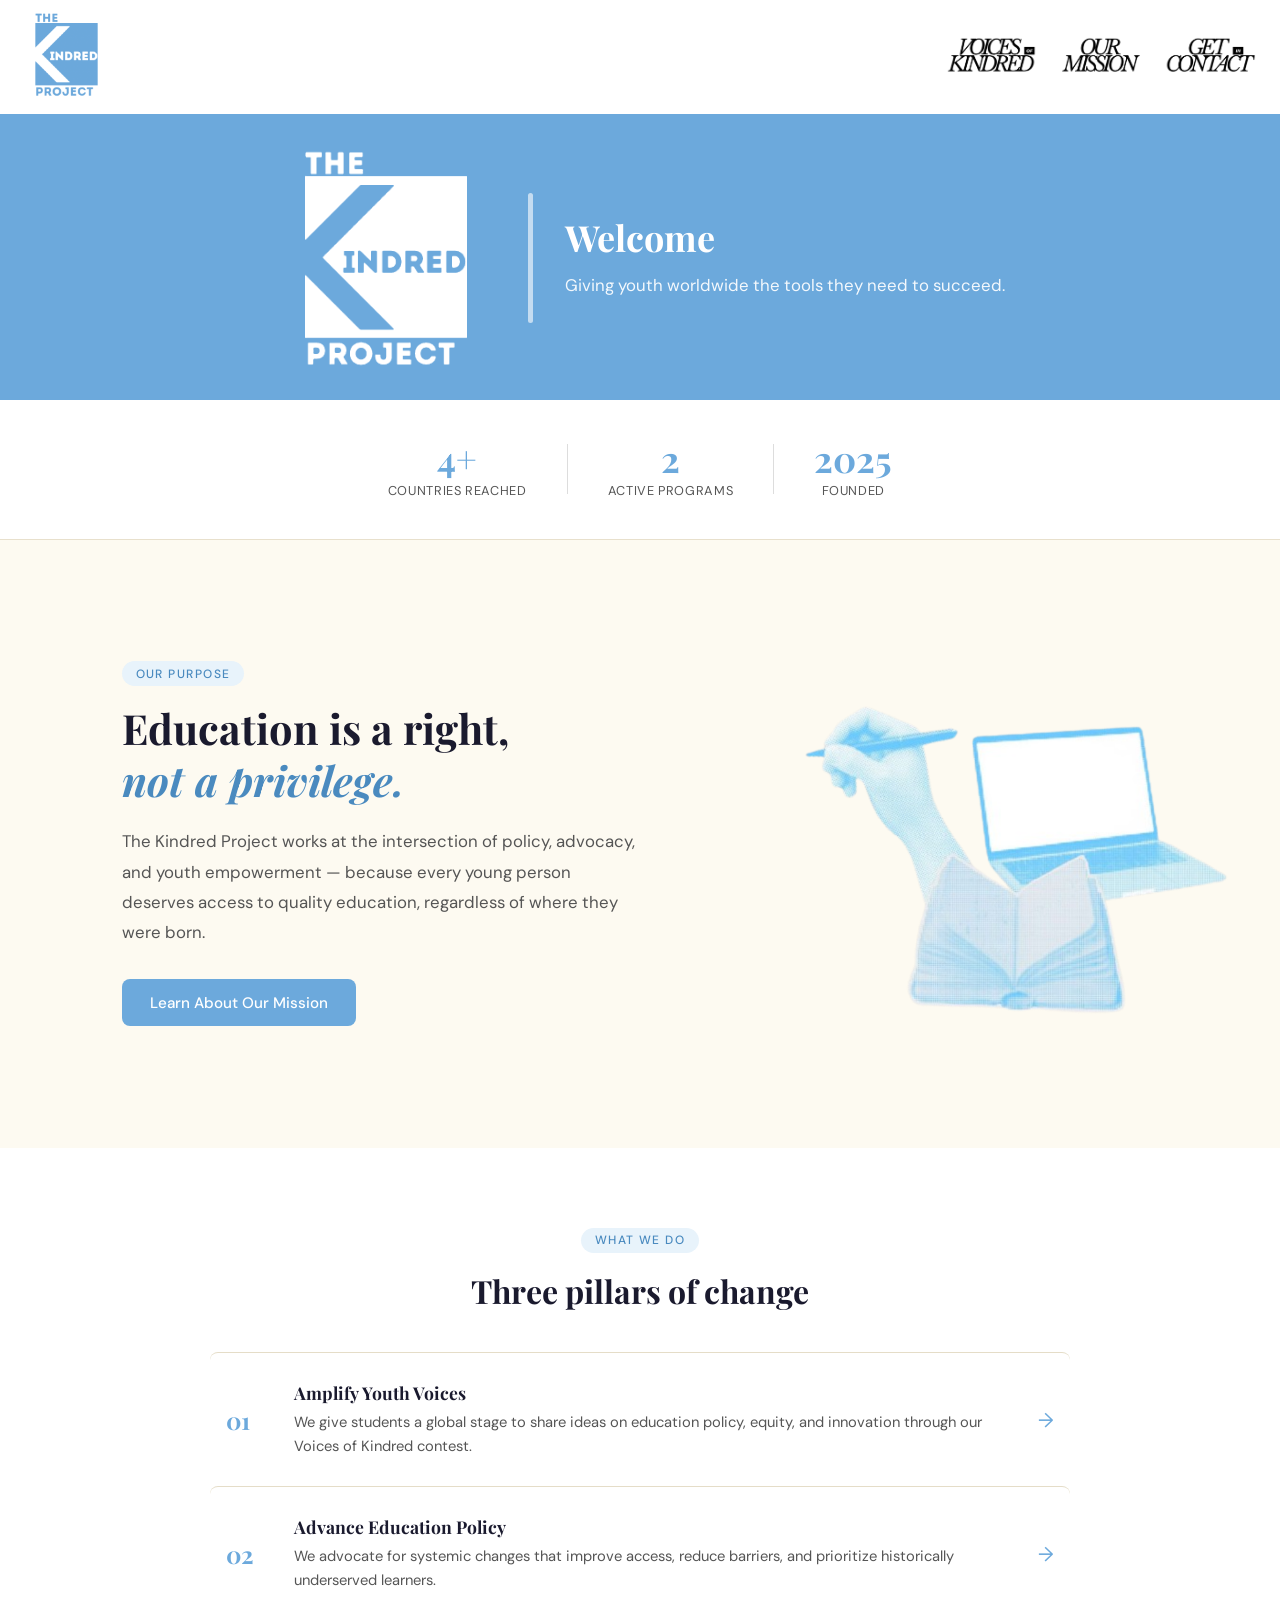
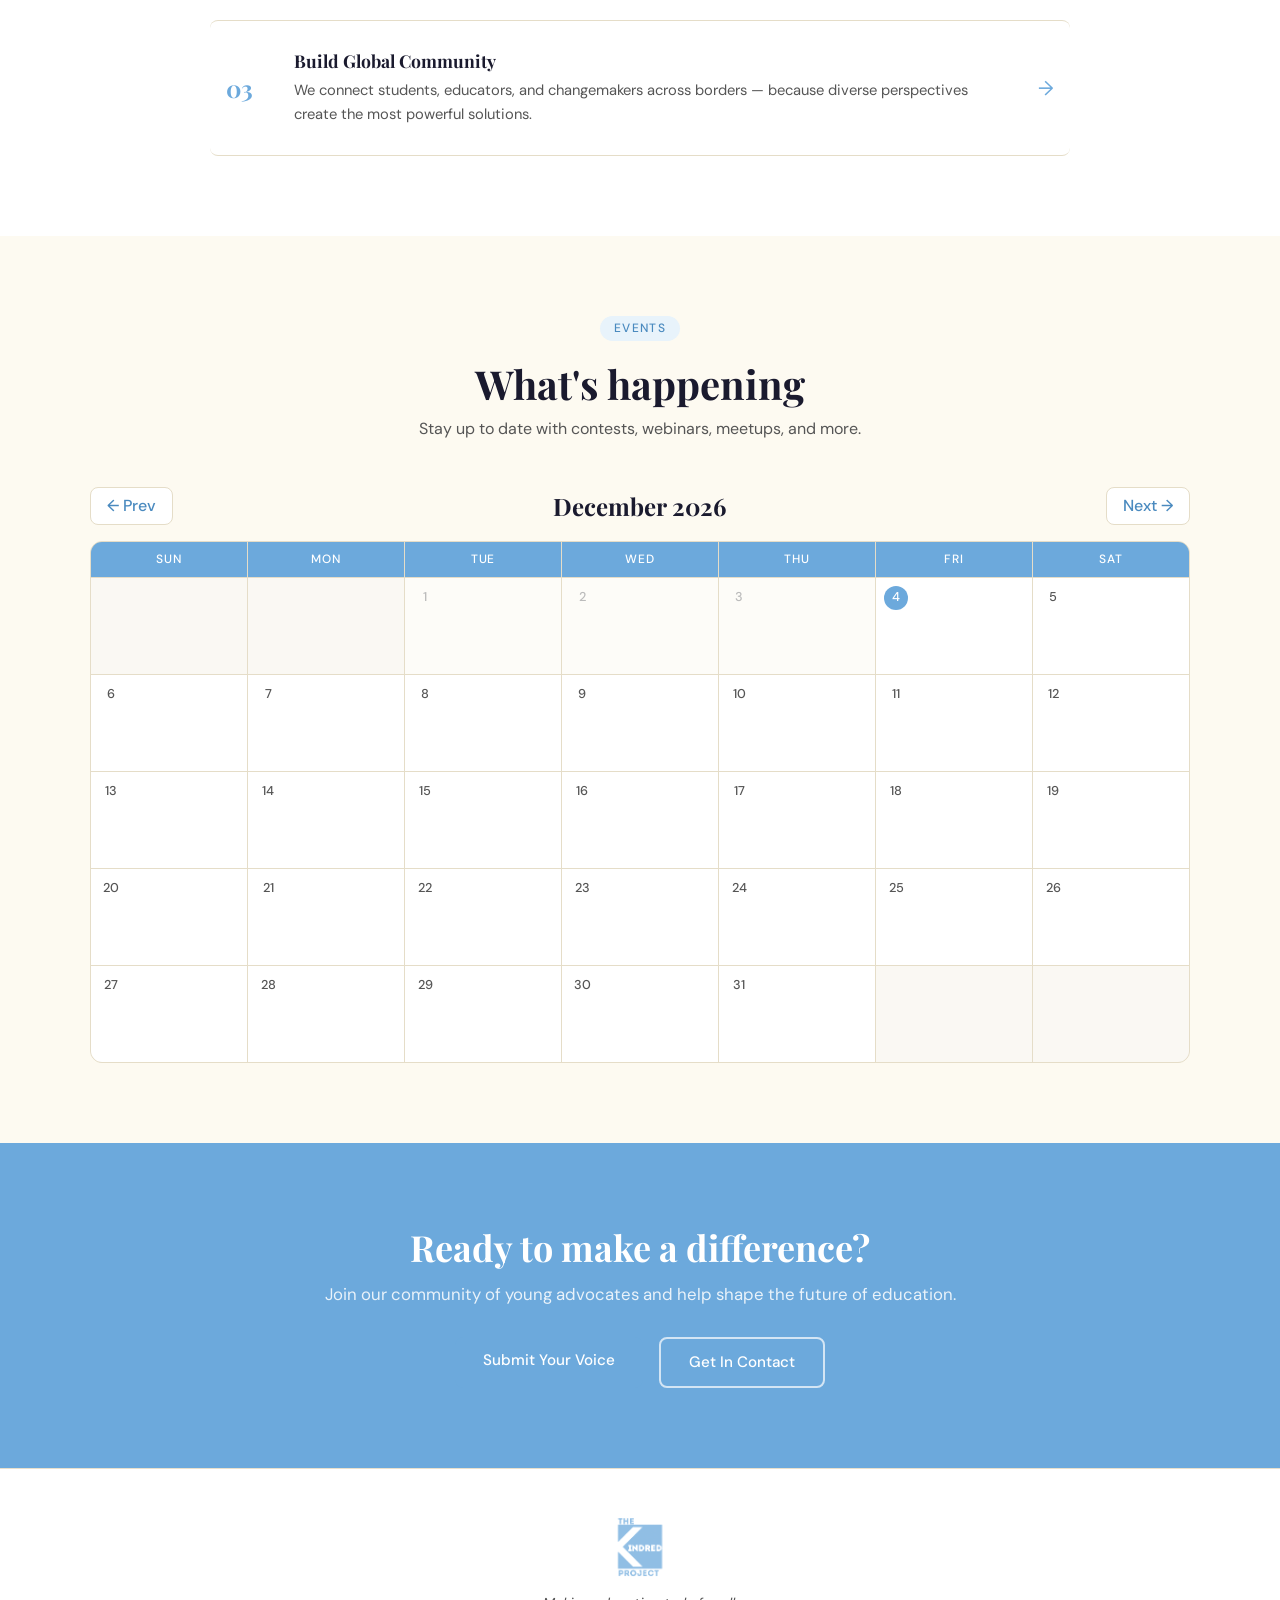
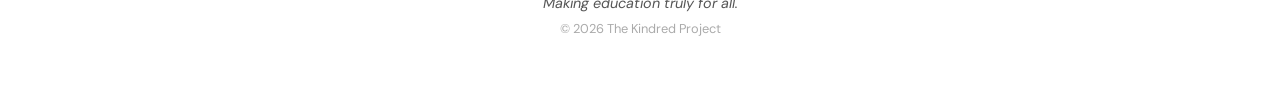
<file: index.html>
<!DOCTYPE html>
<html lang="en">
<head>
  <meta charset="UTF-8" />
  <meta name="viewport" content="width=device-width, initial-scale=1.0" />
  <title>Home | The Kindred Project</title>
  <link rel="shortcut icon" href="Images/Logos/TheKindredProjectFavicon.png">
  <link rel="preconnect" href="https://fonts.googleapis.com">
  <link rel="preconnect" href="https://fonts.gstatic.com" crossorigin>
  <link href="https://fonts.googleapis.com/css2?family=Playfair+Display:ital,wght@0,700;1,400&family=DM+Sans:wght@300;400;500&display=swap" rel="stylesheet">
  <link rel="stylesheet" href="style.css" />
</head>
<body>

  <nav class="top-nav">
    <a href="index.html" class="logo">
      <img src="Images/Logos/TheKindredProjectLogo.png" alt="The Kindred Project">
    </a>
    <div class="tabs">
      <a href="voicesofkindred.html" class="img-tab">
        <img src="Images/Buttons/VoicesOfKindred.png" alt="Voices Of Kindred">
      </a>
      <a href="ourmission.html" class="img-tab">
        <img src="Images/Buttons/OurMission.png" alt="Our Mission">
      </a>
      <a href="getincontact.html" class="img-tab">
        <img src="Images/Buttons/GetInContact.png" alt="Get In Contact">
      </a>
    </div>
  </nav>

  <header class="split-header">
    <img src="Images/Logos/TheKindredProjectLogo.png" class="header-image" alt="The Kindred Project">
    <div class="vertical-line"></div>
    <div class="header-text">
      <h1>Welcome</h1>
      <p>Giving youth worldwide the tools they need to succeed.</p>
    </div>
  </header>

  <section class="stats-strip">
    <div class="stat">
      <span class="stat-number">4+</span>
      <span class="stat-label">Countries Reached</span>
    </div>
    <div class="stat-divider"></div>
    <div class="stat">
      <span class="stat-number">2</span>
      <span class="stat-label">Active Programs</span>
    </div>
    <div class="stat-divider"></div>
    <div class="stat">
      <span class="stat-number">2025</span>
      <span class="stat-label">Founded</span>
    </div>
  </section>

  <section class="home-intro">
    <div class="home-intro-inner">
      <div class="intro-tag">Our Purpose</div>
      <h2 class="intro-heading">Education is a right,<br><em>not a privilege.</em></h2>
      <p class="intro-body">
        The Kindred Project works at the intersection of policy, advocacy, and youth empowerment — because every young person deserves access to quality education, regardless of where they were born.
      </p>
      <a href="ourmission.html" class="btn-primary">Learn About Our Mission</a>
    </div>
    <div class="intro-decoration">
      <img src="Images/Visuals/Props.png" alt="" class="props-image">
    </div>
  </section>

  <section class="pillars">
    <div class="pillars-header">
      <div class="intro-tag">What We Do</div>
      <h2>Three pillars of change</h2>
    </div>
    <div class="pillars-list">
      <a href="voicesofkindred.html" class="pillar-row">
        <div class="pillar-num">01</div>
        <div class="pillar-text">
          <h3>Amplify Youth Voices</h3>
          <p>We give students a global stage to share ideas on education policy, equity, and innovation through our Voices of Kindred contest.</p>
        </div>
        <span class="pillar-arrow">→</span>
      </a>
      <a href="ourmission.html" class="pillar-row">
        <div class="pillar-num">02</div>
        <div class="pillar-text">
          <h3>Advance Education Policy</h3>
          <p>We advocate for systemic changes that improve access, reduce barriers, and prioritize historically underserved learners.</p>
        </div>
        <span class="pillar-arrow">→</span>
      </a>
      <a href="getincontact.html" class="pillar-row">
        <div class="pillar-num">03</div>
        <div class="pillar-text">
          <h3>Build Global Community</h3>
          <p>We connect students, educators, and changemakers across borders — because diverse perspectives create the most powerful solutions.</p>
        </div>
        <span class="pillar-arrow">→</span>
      </a>
    </div>
  </section>

  <section class="calendar-section">
    <div class="calendar-header">
      <div class="intro-tag">Events</div>
      <h2 style="font-size: clamp(1.5rem, 4vw, 2.5rem);">What's happening</h2>
      <p class="calendar-sub">Stay up to date with contests, webinars, meetups, and more.</p>
    </div>
    <div id="calendar-events" class="calendar-events"></div>
  </section>

  <section class="cta-banner">
    <div class="cta-inner">
      <h2>Ready to make a difference?</h2>
      <p>Join our community of young advocates and help shape the future of education.</p>
      <div class="cta-buttons">
        <a href="voicesofkindred.html" class="btn-primary">Submit Your Voice</a>
        <a href="getincontact.html" class="btn-outline">Get In Contact</a>
      </div>
    </div>
  </section>

  <footer>
    <div class="footer-inner">
      <div class="footer-logo">
        <img src="Images/Logos/TheKindredProjectLogo.png" alt="The Kindred Project">
      </div>
      <p class="footer-tagline">Making education truly for all.</p>
      <p class="footer-copy">© 2026 The Kindred Project</p>
    </div>
  </footer>

  <script src="events.js?v=2"></script>
</body>
</html>
</file>
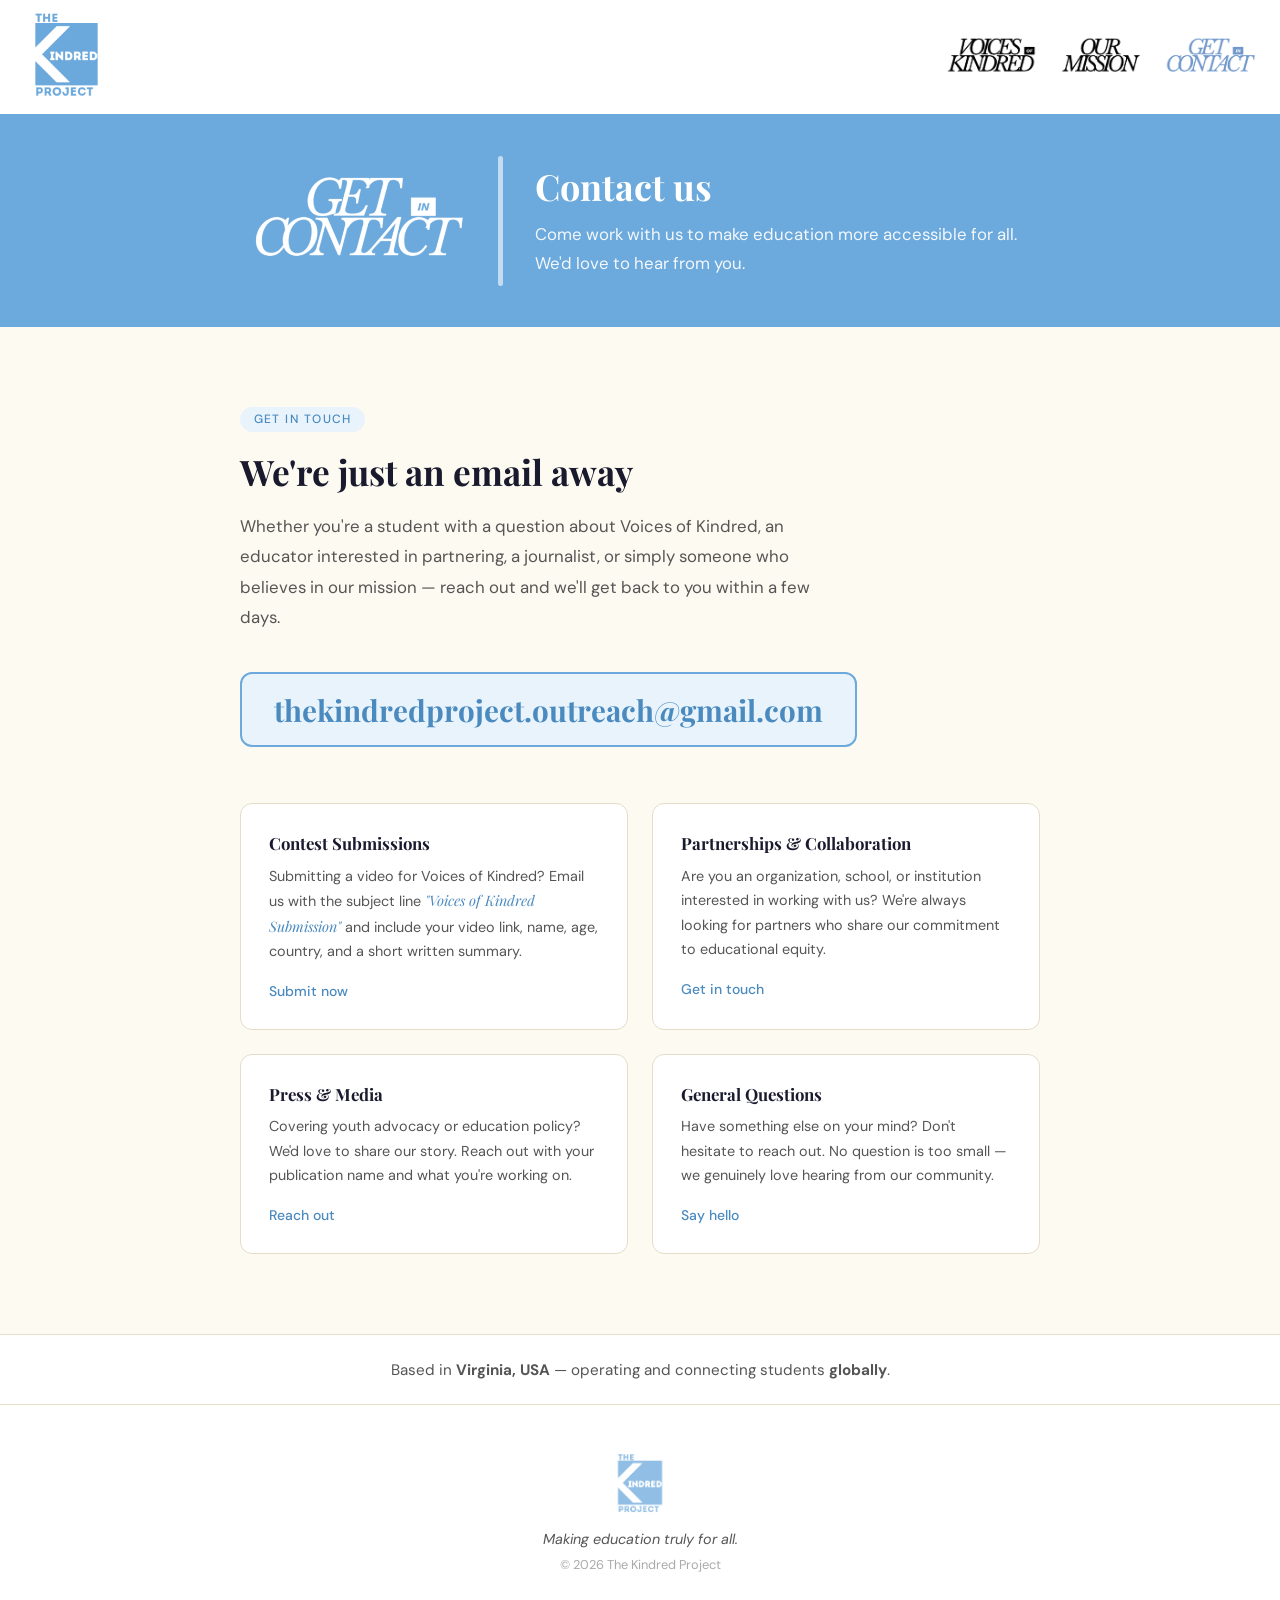
<file: getincontact.html>
<!DOCTYPE html>
<html lang="en">
<head>
  <meta charset="UTF-8" />
  <meta name="viewport" content="width=device-width, initial-scale=1.0" />
  <title>Contact | The Kindred Project</title>
  <link rel="shortcut icon" href="Images/Logos/TheKindredProjectFavicon.png">
  <link rel="preconnect" href="https://fonts.googleapis.com">
  <link rel="preconnect" href="https://fonts.gstatic.com" crossorigin>
  <link href="https://fonts.googleapis.com/css2?family=Playfair+Display:ital,wght@0,700;1,400&family=DM+Sans:wght@300;400;500&display=swap" rel="stylesheet">
  <link rel="stylesheet" href="style.css" />
</head>
<body>
  <nav class="top-nav">
    <a href="index.html" class="logo">
      <img src="Images/Logos/TheKindredProjectLogo.png" alt="The Kindred Project">
    </a>
    <div class="tabs">
      <a href="voicesofkindred.html" class="img-tab">
        <img src="Images/Buttons/VoicesOfKindred.png" alt="Voices Of Kindred">
      </a>
      <a href="ourmission.html" class="img-tab">
        <img src="Images/Buttons/OurMission.png" alt="Our Mission">
      </a>
      <a href="getincontact.html" class="img-tab active">
        <img src="Images/Buttons/GetInContact.png" alt="Get In Contact">
      </a>
    </div>
  </nav>

  <header class="split-header">
    <img src="Images/Buttons/GetInContact.png" class="header-image">
    <div class="vertical-line"></div>
    <div class="header-text">
      <h1>Contact us</h1>
      <p>
        Come work with us to make education more accessible for all. We'd love to hear from you.
      </p>
    </div>
  </header>

  <!-- CONTACT CENTREPIECE -->
  <section class="contact-simple">
    <div class="contact-simple-inner">

      <div class="intro-tag">Get In Touch</div>
      <h2>We're just an email away</h2>
      <p class="contact-simple-sub">
        Whether you're a student with a question about Voices of Kindred, an educator interested in partnering, a journalist, or simply someone who believes in our mission — reach out and we'll get back to you within a few days.
      </p>

      <a href="mailto:thekindredproject.outreach@gmail.com" class="email-hero-link">
        thekindredproject.outreach@gmail.com
      </a>

      <!-- REASON CARDS -->
      <div class="reason-cards">
        <div class="reason-card">
          <h3>Contest Submissions</h3>
          <p>Submitting a video for Voices of Kindred? Email us with the subject line <em>"Voices of Kindred Submission"</em> and include your video link, name, age, country, and a short written summary.</p>
          <a href="mailto:thekindredproject.outreach@gmail.com?subject=Voices%20of%20Kindred%20Submission" class="reason-link">Submit now</a>
        </div>
        <div class="reason-card">
          <h3>Partnerships &amp; Collaboration</h3>
          <p>Are you an organization, school, or institution interested in working with us? We're always looking for partners who share our commitment to educational equity.</p>
          <a href="mailto:thekindredproject.outreach@gmail.com?subject=Partnership%20Inquiry" class="reason-link">Get in touch</a>
        </div>
        <div class="reason-card">
          <h3>Press &amp; Media</h3>
          <p>Covering youth advocacy or education policy? We'd love to share our story. Reach out with your publication name and what you're working on.</p>
          <a href="mailto:thekindredproject.outreach@gmail.com?subject=Press%20Inquiry" class="reason-link">Reach out</a>
        </div>
        <div class="reason-card">
          <h3>General Questions</h3>
          <p>Have something else on your mind? Don't hesitate to reach out. No question is too small — we genuinely love hearing from our community.</p>
          <a href="mailto:thekindredproject.outreach@gmail.com" class="reason-link">Say hello</a>
        </div>
      </div>

    </div>
  </section>

  <!-- BASED IN / GLOBAL NOTE -->
  <section class="contact-note">
    <div class="contact-note-inner">
      <p>Based in <strong>Virginia, USA</strong> — operating and connecting students <strong>globally</strong>.</p>
    </div>
  </section>

  <footer>
    <div class="footer-inner">
      <div class="footer-logo">
        <img src="Images/Logos/TheKindredProjectLogo.png" alt="The Kindred Project">
      </div>
      <p class="footer-tagline">Making education truly for all.</p>
      <p class="footer-copy">© 2026 The Kindred Project</p>
    </div>
  </footer>
</body>
</html>
</file>
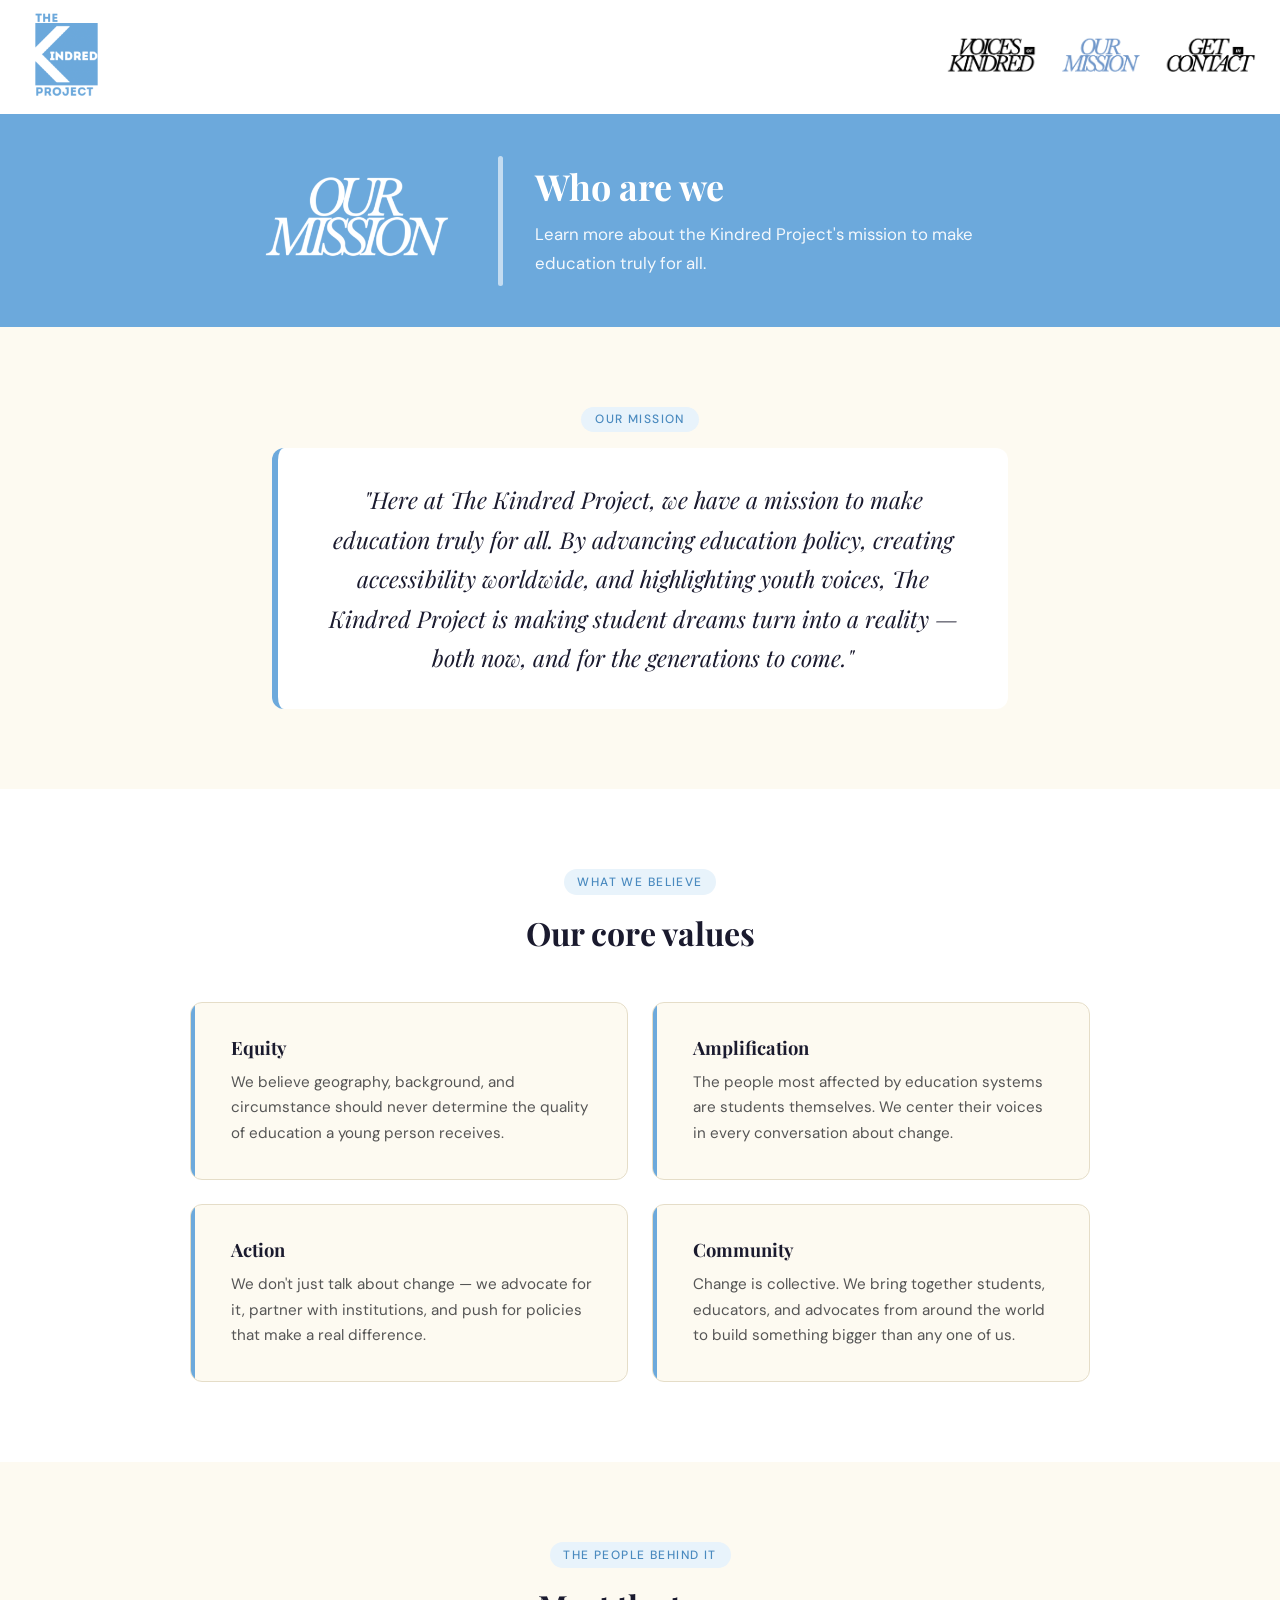
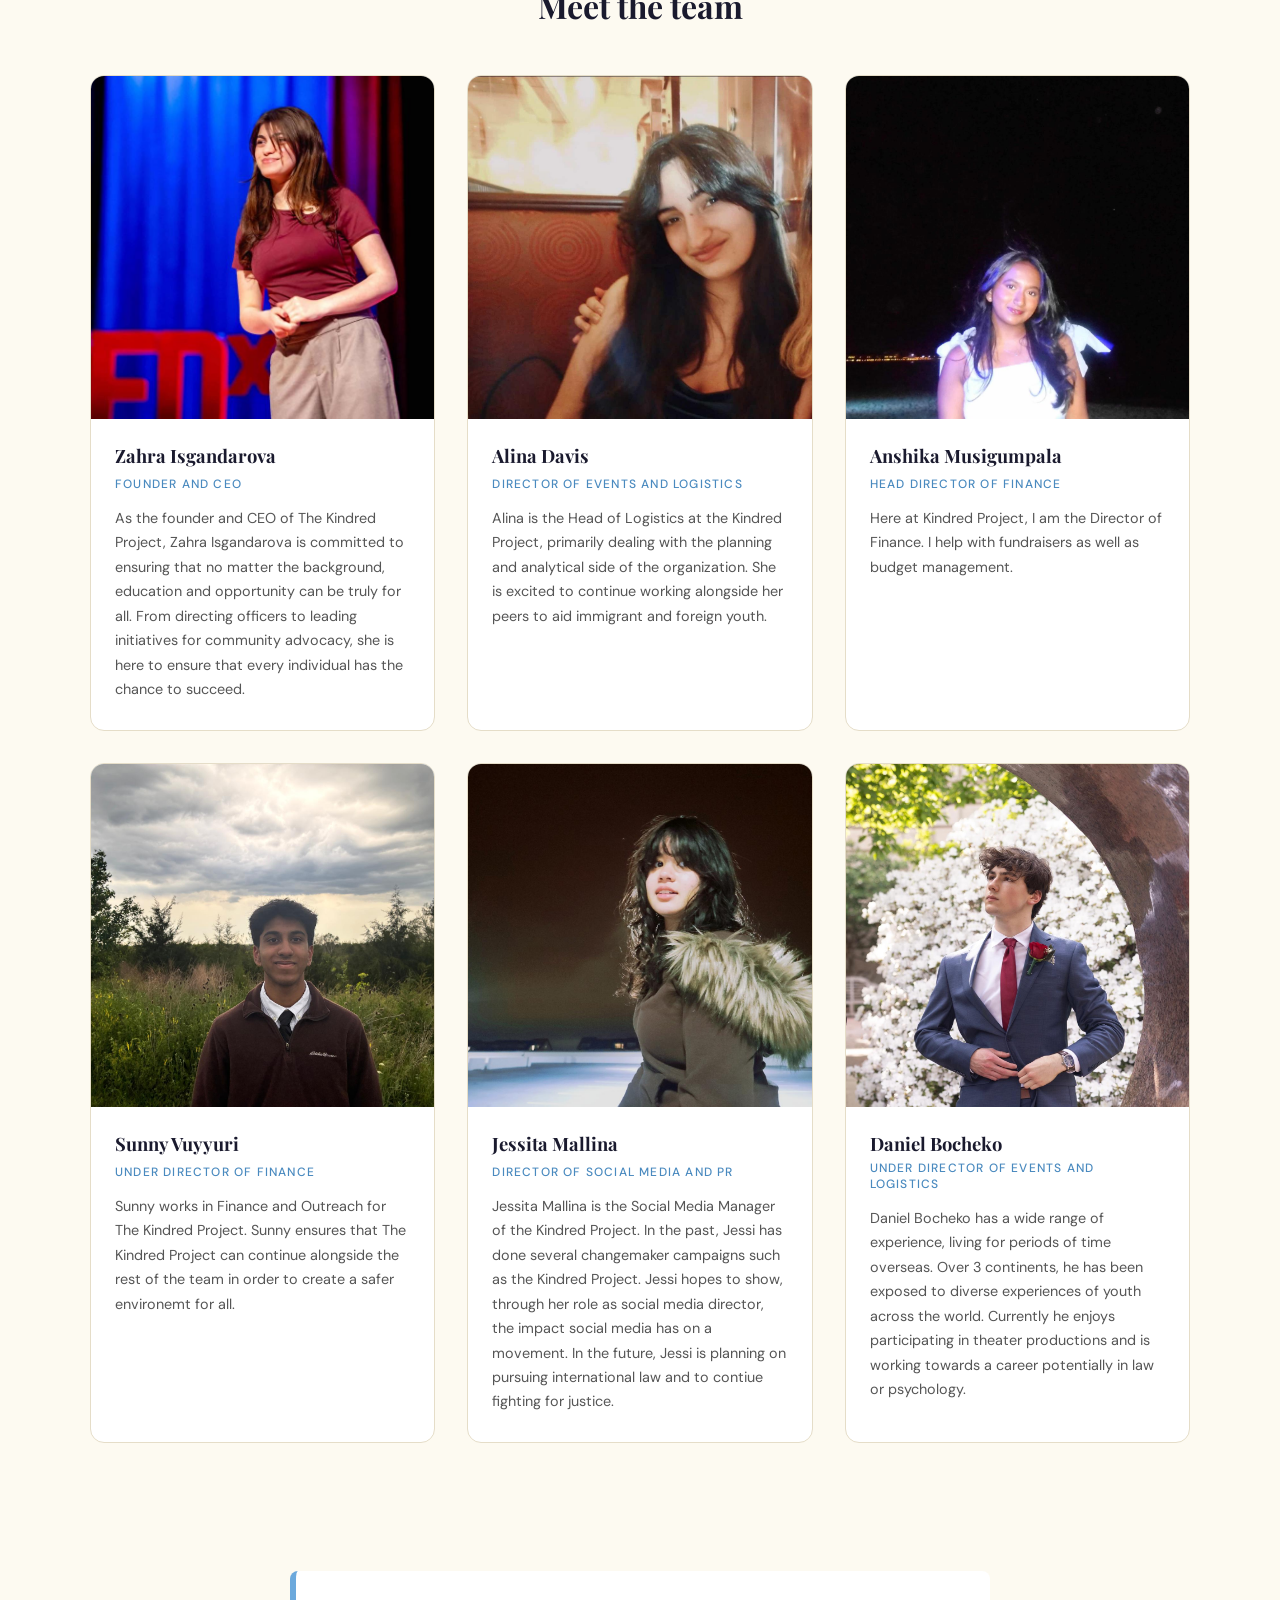
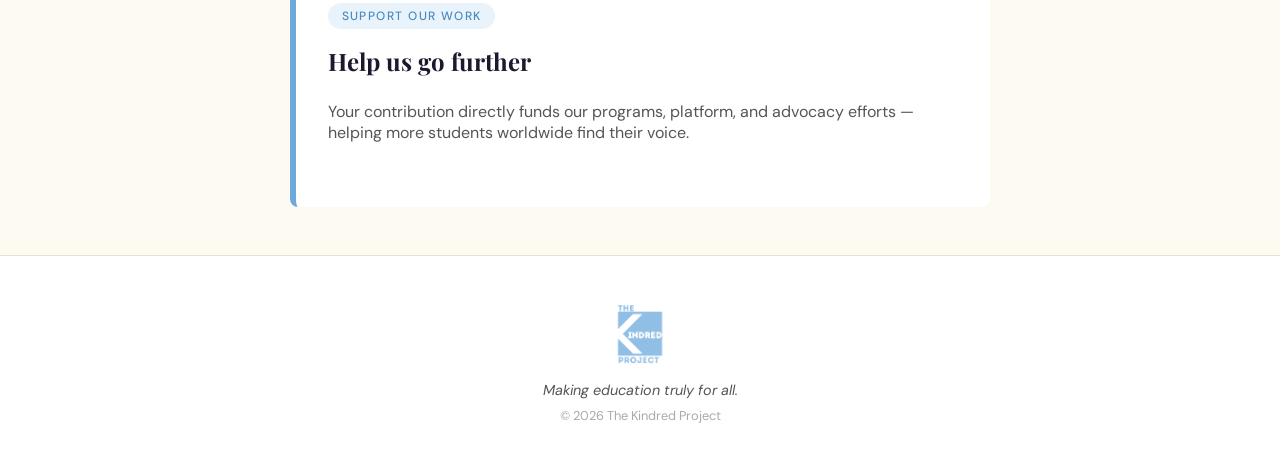
<file: ourmission.html>
<!DOCTYPE html>
<html lang="en">
<head>
  <meta charset="UTF-8" />
  <meta name="viewport" content="width=device-width, initial-scale=1.0" />
  <title>Our Mission | The Kindred Project</title>
  <link rel="shortcut icon" href="Images/Logos/TheKindredProjectFavicon.png">
  <link rel="preconnect" href="https://fonts.googleapis.com">
  <link rel="preconnect" href="https://fonts.gstatic.com" crossorigin>
  <link href="https://fonts.googleapis.com/css2?family=Playfair+Display:ital,wght@0,700;1,400&family=DM+Sans:wght@300;400;500&display=swap" rel="stylesheet">
  <link rel="stylesheet" href="style.css" />
</head>
<body>
  <nav class="top-nav">
    <a href="index.html" class="logo">
      <img src="Images/Logos/TheKindredProjectLogo.png" alt="The Kindred Project">
    </a>
    <div class="tabs">
      <a href="voicesofkindred.html" class="img-tab">
        <img src="Images/Buttons/VoicesOfKindred.png" alt="Voices Of Kindred">
      </a>
      <a href="ourmission.html" class="img-tab active">
        <img src="Images/Buttons/OurMission.png" alt="Our Mission">
      </a>
      <a href="getincontact.html" class="img-tab">
        <img src="Images/Buttons/GetInContact.png" alt="Get In Contact">
      </a>
    </div>
  </nav>

  <header class="split-header">
    <img src="Images/Buttons/OurMission.png" class="header-image">
    <div class="vertical-line"></div>
    <div class="header-text">
      <h1>Who are we</h1>
      <p>
        Learn more about the Kindred Project's mission to make education truly for all.
      </p>
    </div>
  </header>

  <!-- MISSION STATEMENT -->
  <section class="mission-statement">
    <div class="mission-inner">
      <div class="intro-tag">Our Mission</div>
      <blockquote class="mission-quote">
        "Here at The Kindred Project, we have a mission to make education truly for all. By advancing education policy, creating accessibility worldwide, and highlighting youth voices, The Kindred Project is making student dreams turn into a reality — both now, and for the generations to come."
      </blockquote>
    </div>
  </section>

  <!-- VALUES -->
  <section class="values">
    <div class="section-header">
      <div class="intro-tag">What We Believe</div>
      <h2>Our core values</h2>
    </div>
    <div class="values-grid">
      <div class="value-card">
        <div class="value-accent"></div>
        <h3>Equity</h3>
        <p>We believe geography, background, and circumstance should never determine the quality of education a young person receives.</p>
      </div>
      <div class="value-card">
        <div class="value-accent"></div>
        <h3>Amplification</h3>
        <p>The people most affected by education systems are students themselves. We center their voices in every conversation about change.</p>
      </div>
      <div class="value-card">
        <div class="value-accent"></div>
        <h3>Action</h3>
        <p>We don't just talk about change — we advocate for it, partner with institutions, and push for policies that make a real difference.</p>
      </div>
      <div class="value-card">
        <div class="value-accent"></div>
        <h3>Community</h3>
        <p>Change is collective. We bring together students, educators, and advocates from around the world to build something bigger than any one of us.</p>
      </div>
    </div>
  </section>

  <!-- MEET THE TEAM -->
  <section class="team-section">
    <div class="section-header">
      <div class="intro-tag">The People Behind It</div>
      <h2>Meet the team</h2>
    </div>
    <div class="team-grid">

      <div class="team-card">
        <div class="team-photo-wrap">
          <img src="Images/Team/Zahra.jpg" alt="Zahra" class="team-photo">
        </div>
        <div class="team-info">
          <h3 class="team-name">Zahra Isgandarova</h3>
          <span class="team-role">Founder and CEO</span>
          <p class="team-bio">As the founder and CEO of The Kindred Project, Zahra Isgandarova is committed to ensuring that no matter the background, education and opportunity can be truly for all. From directing officers to leading initiatives for community advocacy, she is here to ensure that every individual has the chance to succeed.</p>
        </div>
      </div>

      <div class="team-card">
        <div class="team-photo-wrap">
          <img src="Images/Team/Alina.jpg" alt="Alina" class="team-photo">
        </div>
        <div class="team-info">
          <h3 class="team-name">Alina Davis</h3>
          <span class="team-role">Director of Events and Logistics</span>
          <p class="team-bio">Alina is the Head of Logistics at the Kindred Project, primarily dealing with the planning and analytical side of the organization. She is excited to continue working alongside her peers to aid immigrant and foreign youth.</p>
        </div>
      </div>

      <div class="team-card">
        <div class="team-photo-wrap">
          <img src="Images/Team/Anshika.jpg" alt="Anshika" class="team-photo">
        </div>
        <div class="team-info">
          <h3 class="team-name">Anshika Musigumpala</h3>
          <span class="team-role">Head Director of Finance</span>
          <p class="team-bio">Here at Kindred Project, I am the Director of Finance. I help with fundraisers as well as budget management.</p>
        </div>
      </div>

      <div class="team-card">
        <div class="team-photo-wrap">
          <img src="Images/Team/Sunny.jpg" alt="Sunny" class="team-photo">
        </div>
        <div class="team-info">
          <h3 class="team-name">Sunny Vuyyuri</h3>
          <span class="team-role">Under Director of Finance</span>
          <p class="team-bio">Sunny works in Finance and Outreach for The Kindred Project. Sunny ensures that The Kindred Project can continue alongside the rest of the team in order to create a safer environemt for all.</p>
        </div>
      </div>

      <div class="team-card">
        <div class="team-photo-wrap">
          <img src="Images/Team/Jessita.jpg" alt="Jessita" class="team-photo">
        </div>
        <div class="team-info">
          <h3 class="team-name">Jessita Mallina</h3>
          <span class="team-role">Director of Social Media and PR</span>
          <p class="team-bio">Jessita Mallina is the Social Media Manager of the Kindred Project. In the past, Jessi has done several changemaker campaigns such as the Kindred Project. Jessi hopes to show, through her role as social media director, the impact social media has on a movement. In the future, Jessi is planning on pursuing international law and to contiue fighting for justice.</p>
        </div>
      </div>

      <div class="team-card">
        <div class="team-photo-wrap">
          <img src="Images/Team/Daniel.jpg" alt="Daniel" class="team-photo">
        </div>
        <div class="team-info">
          <h3 class="team-name">Daniel Bocheko</h3>
          <span class="team-role">Under Director of Events and Logistics</span>
          <p class="team-bio">Daniel Bocheko has a wide range of experience, living for periods of time overseas. Over 3 continents, he has been exposed to diverse experiences of youth across the world. Currently he enjoys participating in theater productions and is working towards a career potentially in law or psychology.</p>
        </div>
      </div>

    </div>
  </section>

  <!-- GOFUNDME EMBED -->
  <section class="card gfm-card">
    <div class="intro-tag" style="margin-bottom: 1rem;">Support Our Work</div>
    <h2 style="margin-bottom: 1.5rem;">Help us go further</h2>
    <p style="margin-bottom: 2rem; color: #555;">Your contribution directly funds our programs, platform, and advocacy efforts — helping more students worldwide find their voice.</p>
    <div class="gfm-embed"
      data-url="https://www.gofundme.com/f/empowering-immigrant-youth-through-education/widget/medium">
    </div>
    <script defer src="https://www.gofundme.com/static/js/embed.js"></script>
  </section>

  <footer>
    <div class="footer-inner">
      <div class="footer-logo">
        <img src="Images/Logos/TheKindredProjectLogo.png" alt="The Kindred Project">
      </div>
      <p class="footer-tagline">Making education truly for all.</p>
      <p class="footer-copy">© 2026 The Kindred Project</p>
    </div>
  </footer>
</body>
</html>
</file>
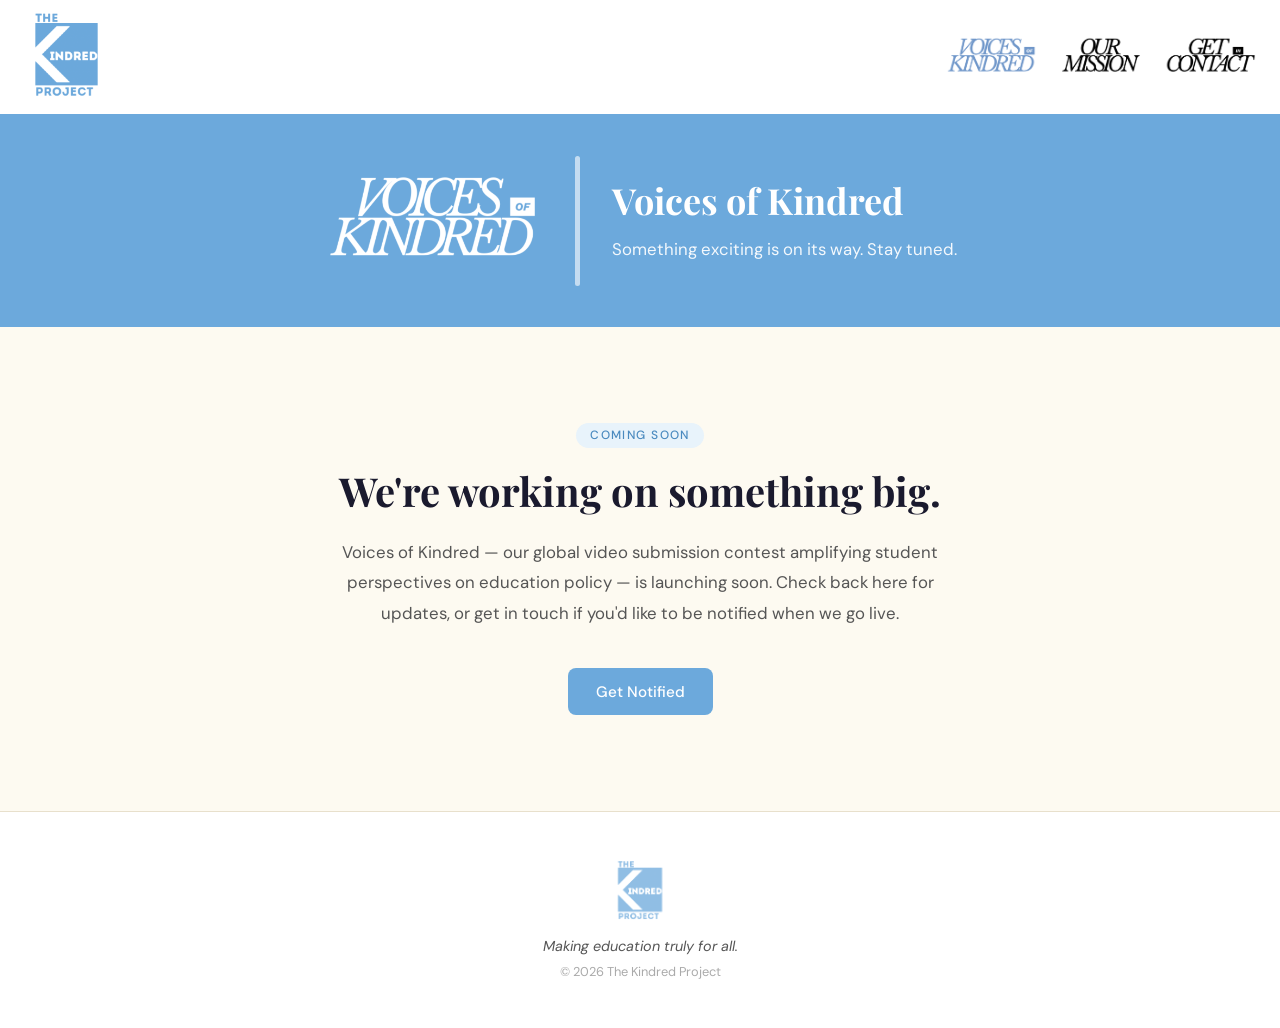
<file: voicesofkindred.html>
<!DOCTYPE html>
<html lang="en">
<head>
  <meta charset="UTF-8" />
  <meta name="viewport" content="width=device-width, initial-scale=1.0" />
  <title>Voices Of Kindred | The Kindred Project</title>
  <link rel="shortcut icon" href="Images/Logos/TheKindredProjectFavicon.png">
  <link rel="preconnect" href="https://fonts.googleapis.com">
  <link rel="preconnect" href="https://fonts.gstatic.com" crossorigin>
  <link href="https://fonts.googleapis.com/css2?family=Playfair+Display:ital,wght@0,700;1,400&family=DM+Sans:wght@300;400;500&display=swap" rel="stylesheet">
  <link rel="stylesheet" href="style.css" />
</head>
<body>
  <nav class="top-nav">
    <a href="index.html" class="logo">
      <img src="Images/Logos/TheKindredProjectLogo.png" alt="The Kindred Project">
    </a>
    <div class="tabs">
      <a href="voicesofkindred.html" class="img-tab active">
        <img src="Images/Buttons/VoicesOfKindred.png" alt="Voices Of Kindred">
      </a>
      <a href="ourmission.html" class="img-tab">
        <img src="Images/Buttons/OurMission.png" alt="Our Mission">
      </a>
      <a href="getincontact.html" class="img-tab">
        <img src="Images/Buttons/GetInContact.png" alt="Get In Contact">
      </a>
    </div>
  </nav>

  <header class="split-header">
    <img src="Images/Buttons/VoicesOfKindred.png" class="header-image">
    <div class="vertical-line"></div>
    <div class="header-text">
      <h1>Voices of Kindred</h1>
      <p>
        Something exciting is on its way. Stay tuned.
      </p>
    </div>
  </header>

  <section class="coming-soon-section">
    <div class="coming-soon-inner">
      <div class="intro-tag">Coming Soon</div>
      <h2>We're working on something big.</h2>
      <p class="coming-soon-sub">
        Voices of Kindred — our global video submission contest amplifying student perspectives on education policy — is launching soon. Check back here for updates, or get in touch if you'd like to be notified when we go live.
      </p>
      <a href="getincontact.html" class="btn-primary">Get Notified</a>
    </div>
  </section>

  <footer>
    <div class="footer-inner">
      <div class="footer-logo">
        <img src="Images/Logos/TheKindredProjectLogo.png" alt="The Kindred Project">
      </div>
      <p class="footer-tagline">Making education truly for all.</p>
      <p class="footer-copy">© 2026 The Kindred Project</p>
    </div>
  </footer>
</body>
</html>
</file>
<file: style.css>
@import url('https://fonts.googleapis.com/css2?family=Playfair+Display:ital,wght@0,700;1,400&family=DM+Sans:wght@300;400;500&display=swap');

:root {
  --cream: #fdfaf1;
  --blue: #6ca9dc;
  --blue-dark: #4a8abf;
  --blue-light: #e8f3fb;
  --text: #1a1a2e;
  --text-muted: #555;
  --white: #ffffff;
}

/* RESET */
* {
  box-sizing: border-box;
  margin: 0;
  padding: 0;
}

html {
  -webkit-text-size-adjust: 100%;
  text-size-adjust: 100%;
}

body {
  background-color: var(--cream);
  color: var(--text);
  font-family: 'DM Sans', sans-serif;
  overflow-x: hidden;
  width: 100%;
}

h1, h2, h3 { font-family: 'Playfair Display', serif; }

em {
  font-family: 'Playfair Display', serif;
  font-style: italic;
  color: var(--blue-dark);
}

a { text-decoration: none; color: inherit; }

/* ─── NAVBAR ─────────────────────────────────────────── */
.top-nav {
  display: flex;
  justify-content: space-between;
  align-items: center;
  background-color: var(--white);
  padding: 0.75rem 1.5rem;
  border-bottom: 2px solid var(--blue);
  position: sticky;
  top: 0;
  z-index: 100;
}

.logo img {
  height: 85px;
}

.tabs {
  display: flex;
  gap: 1rem;
  align-items: center;
  flex-wrap: nowrap;
}

.img-tab img {
  height: 62px;
  filter: brightness(0);
  transition: filter 0.25s ease;
  display: block;
}

.img-tab:hover img,
.img-tab.active img {
  filter: brightness(0)
    saturate(100%)
    invert(58%)
    sepia(37%)
    saturate(458%)
    hue-rotate(174deg)
    brightness(92%)
    contrast(92%);
}

/* ─── HEADER ──────────────────────────────────────────── */
header {
  background-color: var(--blue);
  color: var(--white);
  padding: 2rem 1.5rem;
}

.split-header {
  display: flex;
  align-items: center;
  justify-content: center;
  gap: 2rem;
  flex-wrap: wrap;
}

.header-image {
  width: 220px;
  max-width: 40vw;
  filter: brightness(0) invert(1);
  opacity: 0;
  transform: translateY(40px);
  animation: headerReveal 1.2s forwards;
  animation-delay: 0.3s;
}

@keyframes headerReveal {
  to { opacity: 1; transform: translateY(0); }
}

.vertical-line {
  width: 5px;
  height: 130px;
  background-color: rgba(255,255,255,0.6);
  border-radius: 3px;
  flex-shrink: 0;
}

.header-text { max-width: 500px; }
.header-text h1 { font-size: clamp(1.5rem, 4vw, 2.25rem); margin-bottom: 0.75rem; line-height: 1.2; }
.header-text p { font-size: clamp(0.9rem, 2.5vw, 1.05rem); line-height: 1.7; opacity: 0.92; }

/* ─── SHARED UTILITIES ───────────────────────────────── */
.intro-tag {
  display: inline-block;
  font-size: 0.75rem;
  font-weight: 500;
  letter-spacing: 0.12em;
  text-transform: uppercase;
  color: var(--blue-dark);
  background: var(--blue-light);
  padding: 0.3rem 0.85rem;
  border-radius: 99px;
  margin-bottom: 1rem;
}

.section-header {
  text-align: center;
  margin-bottom: 3rem;
}

.section-header h2 { font-size: clamp(1.5rem, 4vw, 2rem); color: var(--text); }

.btn-primary {
  display: inline-block;
  background: var(--blue);
  color: var(--white);
  padding: 0.85rem 1.75rem;
  border-radius: 8px;
  font-family: 'DM Sans', sans-serif;
  font-size: 0.95rem;
  font-weight: 500;
  transition: background 0.2s ease, transform 0.15s ease;
  cursor: pointer;
  border: none;
}

.btn-primary:hover { background: var(--blue-dark); transform: translateY(-2px); }

.btn-outline {
  display: inline-block;
  border: 2px solid rgba(255,255,255,0.7);
  color: var(--white);
  padding: 0.85rem 1.75rem;
  border-radius: 8px;
  font-family: 'DM Sans', sans-serif;
  font-size: 0.95rem;
  font-weight: 500;
  transition: background 0.2s ease, transform 0.15s ease;
}

.btn-outline:hover { background: rgba(255,255,255,0.15); transform: translateY(-2px); }

.inline-link { color: var(--blue-dark); text-decoration: underline; }
.inline-link:hover { opacity: 0.75; }

/* ─── STATS STRIP ─────────────────────────────────────── */
.stats-strip {
  display: flex;
  justify-content: center;
  align-items: center;
  background: var(--white);
  padding: 2rem 1rem;
  border-bottom: 1px solid #e8e0cc;
  flex-wrap: wrap;
  gap: 0.5rem;
}

.stat {
  display: flex;
  flex-direction: column;
  align-items: center;
  padding: 0.5rem 2rem;
}

.stat-number {
  font-family: 'Playfair Display', serif;
  font-size: clamp(1.5rem, 5vw, 2.25rem);
  font-weight: 700;
  color: var(--blue);
  line-height: 1;
}

.stat-label {
  font-size: 0.8rem;
  color: var(--text-muted);
  letter-spacing: 0.05em;
  margin-top: 0.35rem;
  text-transform: uppercase;
  text-align: center;
}

.stat-divider { width: 1px; height: 50px; background: #ddd; }

/* ─── HOME INTRO ──────────────────────────────────────── */
.home-intro {
  max-width: 1100px;
  margin: 5rem auto;
  padding: 0 2rem;
  display: flex;
  align-items: center;
  gap: 4rem;
}

.home-intro-inner { flex: 1; min-width: 0; }

.intro-heading {
  font-size: clamp(1.8rem, 5vw, 2.6rem);
  line-height: 1.25;
  margin-bottom: 1.25rem;
}

.intro-body {
  color: var(--text-muted);
  font-size: 1.05rem;
  line-height: 1.8;
  margin-bottom: 2rem;
  max-width: 520px;
}

.intro-decoration { flex: 0 0 300px; display: flex; align-items: center; justify-content: center; }

.props-image {
  width: 200%;
  max-width: 500px;
  height: auto;
  display: block;
}

/* ─── PILLARS ─────────────────────────────────────────── */
.pillars { background: var(--white); padding: 5rem 2rem; }
.pillars-header { text-align: center; margin-bottom: 2.5rem; }
.pillars-header h2 { font-size: clamp(1.5rem, 4vw, 2rem); }

.pillars-list {
  max-width: 860px;
  margin: 0 auto;
  display: flex;
  flex-direction: column;
  gap: 0;
}

.pillar-row {
  display: flex;
  align-items: center;
  gap: 1.75rem;
  padding: 1.75rem 1rem;
  border-top: 1px solid #e5ddc8;
  text-decoration: none;
  color: inherit;
  transition: background 0.18s ease;
  border-radius: 8px;
}

.pillars-list .pillar-row:last-child { border-bottom: 1px solid #e5ddc8; }

.pillar-row:hover { background: var(--blue-light); }

.pillar-num {
  font-family: 'Playfair Display', serif;
  font-size: 1.5rem;
  font-weight: 700;
  color: var(--blue);
  flex-shrink: 0;
  width: 2.5rem;
}

.pillar-text { flex: 1; }
.pillar-text h3 { font-size: 1.1rem; margin-bottom: 0.35rem; }
.pillar-text p { font-size: 0.92rem; color: var(--text-muted); line-height: 1.65; }

.pillar-arrow {
  font-size: 1.25rem;
  color: var(--blue);
  flex-shrink: 0;
  transition: transform 0.18s ease;
}

.pillar-row:hover .pillar-arrow { transform: translateX(4px); }

/* ─── CALENDAR ────────────────────────────────────────── */
.calendar-section {
  padding: 5rem 2rem;
  background: var(--cream);
}

.calendar-header {
  text-align: center;
  margin-bottom: 3rem;
}

.calendar-header h2 { font-size: clamp(1.5rem, 4vw, 2rem); }

.calendar-sub {
  font-size: 1rem;
  color: var(--text-muted);
  margin-top: 0.5rem;
}

.calendar-events {
  max-width: 1100px;
  margin: 0 auto;
}

/* Navigation bar */
.cal-nav {
  display: flex;
  align-items: center;
  justify-content: space-between;
  margin-bottom: 1rem;
  gap: 1rem;
}

.cal-month-title {
  font-family: 'Playfair Display', serif;
  font-size: clamp(1.1rem, 3vw, 1.5rem);
  color: var(--text);
  text-align: center;
  flex: 1;
}

.cal-nav-btn {
  background: var(--white);
  border: 1px solid #e5ddc8;
  border-radius: 8px;
  padding: 0.45rem 1rem;
  font-size: 1rem;
  color: var(--blue-dark);
  cursor: pointer;
  transition: background 0.15s ease, transform 0.15s ease;
  font-family: 'DM Sans', sans-serif;
  font-weight: 500;
}

.cal-nav-btn:hover {
  background: var(--blue-light);
  transform: translateY(-1px);
}

/* 7-column day grid */
.cal-grid {
  display: grid;
  grid-template-columns: repeat(7, 1fr);
  border: 1px solid #e5ddc8;
  border-radius: 12px;
  overflow: hidden;
  background: #e5ddc8;
  gap: 1px;
}

.cal-day-header {
  background: var(--blue);
  color: var(--white);
  text-align: center;
  font-size: 0.75rem;
  font-weight: 500;
  letter-spacing: 0.08em;
  text-transform: uppercase;
  padding: 0.6rem 0.25rem;
}

.cal-cell {
  background: var(--white);
  min-height: 96px;
  padding: 0.5rem;
  display: flex;
  flex-direction: column;
  gap: 0.25rem;
  position: relative;
}

.cal-cell--empty {
  background: #faf8f3;
}

.cal-cell--today .cal-cell-num {
  background: var(--blue);
  color: var(--white);
  border-radius: 50%;
  width: 24px;
  height: 24px;
  display: flex;
  align-items: center;
  justify-content: center;
}

.cal-cell--past {
  background: #fdfcf8;
}

.cal-cell-num {
  font-size: 0.8rem;
  font-weight: 500;
  color: var(--text-muted);
  line-height: 1;
  align-self: flex-start;
  width: 24px;
  height: 24px;
  display: flex;
  align-items: center;
  justify-content: center;
  flex-shrink: 0;
}

.cal-cell--past .cal-cell-num {
  color: #bbb;
}

/* Event pills inside cells */
.cal-event-pill {
  font-size: 0.72rem;
  font-weight: 500;
  line-height: 1.3;
  background: var(--blue);
  color: var(--white);
  border-radius: 4px;
  padding: 0.2rem 0.4rem;
  cursor: pointer;
  white-space: nowrap;
  overflow: hidden;
  text-overflow: ellipsis;
  transition: background 0.15s ease;
}

.cal-event-pill:hover { background: var(--blue-dark); }

.cal-event-pill--past {
  background: #b0c8de;
  color: var(--white);
}

.cal-event-pill--past:hover { background: #93aec4; }

/* Detail panel */
.cal-detail {
  margin-top: 1.25rem;
  background: var(--white);
  border: 1px solid #e5ddc8;
  border-left: 4px solid var(--blue);
  border-radius: 10px;
  padding: 1.5rem 1.75rem;
  position: relative;
}

.cal-detail-close {
  position: absolute;
  top: 1rem;
  right: 1rem;
  background: none;
  border: 1px solid #e5ddc8;
  border-radius: 6px;
  padding: 0.25rem 0.65rem;
  font-size: 0.8rem;
  cursor: pointer;
  color: var(--text-muted);
  font-family: 'DM Sans', sans-serif;
  transition: background 0.15s;
}

.cal-detail-close:hover { background: var(--blue-light); }

.cal-detail-title {
  font-size: 1.1rem;
  margin-bottom: 0.4rem;
  padding-right: 4rem;
  color: var(--text);
}

.cal-detail-meta {
  font-size: 0.85rem;
  color: var(--text-muted);
  margin-bottom: 0.2rem;
}

.cal-detail-desc {
  font-size: 0.92rem;
  color: var(--text-muted);
  line-height: 1.75;
  margin-top: 0.85rem;
}

.cal-empty {
  text-align: center;
  color: var(--text-muted);
  font-size: 1rem;
  padding: 3rem;
}

/* ─── CTA BANNER ──────────────────────────────────────── */
.cta-banner { background: var(--blue); padding: 5rem 2rem; text-align: center; }
.cta-inner { max-width: 640px; margin: 0 auto; }
.cta-inner h2 { color: var(--white); font-size: clamp(1.5rem, 4vw, 2.25rem); margin-bottom: 0.75rem; }
.cta-inner p { color: rgba(255,255,255,0.85); font-size: 1.05rem; margin-bottom: 2rem; }
.cta-buttons { display: flex; gap: 1rem; justify-content: center; flex-wrap: wrap; }

/* ─── COMING SOON ─────────────────────────────────────── */
.coming-soon-section {
  padding: 6rem 2rem;
  display: flex;
  align-items: center;
  justify-content: center;
  min-height: 50vh;
}

.coming-soon-inner {
  max-width: 640px;
  text-align: center;
}

.coming-soon-inner h2 {
  font-size: clamp(1.75rem, 5vw, 2.5rem);
  margin-bottom: 1.25rem;
}

.coming-soon-sub {
  font-size: 1.05rem;
  color: var(--text-muted);
  line-height: 1.8;
  margin-bottom: 2.5rem;
}

/* ─── MISSION PAGE ────────────────────────────────────── */
.mission-statement { max-width: 800px; margin: 5rem auto; padding: 0 2rem; text-align: center; }

.mission-quote {
  font-family: 'Playfair Display', serif;
  font-style: italic;
  font-size: clamp(1.1rem, 3vw, 1.45rem);
  line-height: 1.7;
  color: var(--text);
  border: none;
  padding: 2rem 2.5rem;
  background: var(--white);
  border-radius: 12px;
  border-left: 6px solid var(--blue);
}

.values { background: var(--white); padding: 5rem 2rem; }

.values-grid {
  display: grid;
  grid-template-columns: repeat(2, 1fr);
  gap: 1.5rem;
  max-width: 900px;
  margin: 0 auto;
}

.value-card {
  padding: 2rem;
  border-radius: 12px;
  background: var(--cream);
  border: 1px solid #e5ddc8;
  position: relative;
  overflow: hidden;
}

.value-accent { position: absolute; top: 0; left: 0; width: 4px; height: 100%; background: var(--blue); }
.value-card h3 { font-size: 1.15rem; margin-bottom: 0.6rem; margin-left: 0.5rem; }
.value-card p { font-size: 0.95rem; line-height: 1.7; color: var(--text-muted); margin-left: 0.5rem; }

.gfm-card { max-width: 700px; margin: 3rem auto; background: var(--white); padding: 2.5rem; border-left: 6px solid var(--blue); border-radius: 8px; }

/* ─── CONTACT SIMPLE ──────────────────────────────────── */
.contact-simple {
  padding: 5rem 2rem;
  max-width: 900px;
  margin: 0 auto;
}

.contact-simple-inner { max-width: 800px; margin: 0 auto; }

.contact-simple-inner h2 {
  font-size: clamp(1.5rem, 4vw, 2.2rem);
  margin-bottom: 1rem;
}

.contact-simple-sub {
  font-size: 1.05rem;
  color: var(--text-muted);
  line-height: 1.8;
  max-width: 600px;
  margin-bottom: 2.5rem;
}

.email-hero-link {
  display: inline-flex;
  align-items: center;
  gap: 0.75rem;
  font-family: 'Playfair Display', serif;
  font-size: clamp(1.1rem, 3.5vw, 1.85rem);
  color: var(--blue-dark);
  font-weight: 700;
  background: var(--blue-light);
  padding: 1rem 2rem;
  border-radius: 12px;
  border: 2px solid var(--blue);
  margin-bottom: 3.5rem;
  transition: background 0.2s, transform 0.2s;
  word-break: break-all;
}

.email-hero-link:hover {
  background: #d2e9f8;
  transform: translateY(-2px);
}

/* Reason cards */
.reason-cards {
  display: grid;
  grid-template-columns: repeat(2, 1fr);
  gap: 1.5rem;
}

.reason-card {
  background: var(--white);
  border: 1px solid #e5ddc8;
  border-radius: 12px;
  padding: 1.75rem;
  transition: transform 0.2s, box-shadow 0.2s;
}

.reason-card:hover {
  transform: translateY(-3px);
  box-shadow: 0 10px 28px rgba(108,169,220,0.12);
}

.reason-card h3 {
  font-size: 1.05rem;
  margin-bottom: 0.6rem;
}

.reason-card p {
  font-size: 0.9rem;
  line-height: 1.7;
  color: var(--text-muted);
  margin-bottom: 1rem;
}

.reason-link {
  font-size: 0.875rem;
  font-weight: 500;
  color: var(--blue-dark);
  transition: opacity 0.2s;
}

.reason-link:hover { opacity: 0.65; }

/* Location note strip */
.contact-note {
  background: var(--white);
  border-top: 1px solid #e8e0cc;
  padding: 1.5rem 2rem;
  text-align: center;
}

.contact-note-inner {
  display: inline-flex;
  align-items: center;
  gap: 0.75rem;
  font-size: 0.95rem;
  color: var(--text-muted);
}

/* ─── MEET THE TEAM ───────────────────────────────────── */
.team-section {
  padding: 5rem 2rem;
  background: var(--cream);
}

.team-grid {
  display: grid;
  grid-template-columns: repeat(3, 1fr);
  gap: 2rem;
  max-width: 1100px;
  margin: 0 auto;
}

.team-card {
  background: var(--white);
  border-radius: 14px;
  border: 1px solid #e5ddc8;
  overflow: hidden;
  transition: transform 0.2s ease, box-shadow 0.2s ease;
}

.team-card:hover {
  transform: translateY(-4px);
  box-shadow: 0 12px 32px rgba(108,169,220,0.15);
}

.team-photo-wrap {
  width: 100%;
  aspect-ratio: 1 / 1;
  overflow: hidden;
  background: var(--blue-light);
}

.team-photo {
  width: 100%;
  height: 100%;
  object-fit: cover;
  object-position: center top;
  display: block;
}

.team-info {
  padding: 1.5rem 1.5rem 1.75rem;
}

.team-name {
  font-family: 'Playfair Display', serif;
  font-size: 1.15rem;
  color: var(--text);
  margin-bottom: 0.25rem;
}

.team-role {
  display: inline-block;
  font-size: 0.75rem;
  font-weight: 500;
  letter-spacing: 0.1em;
  text-transform: uppercase;
  color: var(--blue-dark);
  margin-bottom: 0.85rem;
}

.team-bio {
  font-size: 0.9rem;
  line-height: 1.7;
  color: var(--text-muted);
}

/* ─── LEGACY CARD ─────────────────────────────────────── */
.card {
  max-width: 700px;
  margin: 3rem auto;
  background-color: var(--white);
  padding: 2rem;
  border-left: 6px solid var(--blue);
  border-radius: 8px;
}

/* ─── FOOTER ──────────────────────────────────────────── */
footer {
  background: var(--white);
  border-top: 1px solid #e8e0cc;
  padding: 3rem 2rem;
}

.footer-inner { max-width: 900px; margin: 0 auto; text-align: center; }
.footer-logo img { height: 60px; opacity: 0.75; margin-bottom: 0.75rem; }
.footer-tagline { font-size: 0.9rem; color: var(--text-muted); margin-bottom: 0.5rem; font-style: italic; }
.footer-copy { font-size: 0.8rem; color: #aaa; }

/* ─── RESPONSIVE ──────────────────────────────────────── */
@media (max-width: 900px) {
  .team-grid { grid-template-columns: repeat(2, 1fr); }
}

@media (max-width: 700px) {
  /* Nav */
  .top-nav {
    padding: 0.6rem 1rem;
    gap: 0.5rem;
  }
  .logo img { height: 54px; }
  .tabs { gap: 0.4rem; }
  .img-tab img { height: 40px; }

  /* Header */
  .split-header {
    flex-direction: column;
    text-align: center;
    gap: 1.25rem;
    padding: 1.5rem 1rem;
  }
  .header-image {
    width: 150px;
    max-width: 60vw;
  }
  .vertical-line {
    width: 60px;
    height: 4px;
  }

  /* Grids */
  .values-grid,
  .reason-cards,
  .team-grid { grid-template-columns: 1fr; }

  /* Calendar */
  .calendar-section { padding: 3rem 1.25rem; }
  .cal-card { flex-direction: column; gap: 1rem; padding: 1.25rem; }
  .cal-date-badge { flex-direction: row; width: 100%; justify-content: flex-start; gap: 0.5rem; padding: 0.5rem 0.75rem; border-radius: 8px; }
  .cal-day { font-size: 1.1rem; margin: 0; }
  .cal-month, .cal-year { font-size: 0.75rem; }

  /* Pillars */
  .pillar-row { gap: 1rem; }
  .pillar-num { font-size: 1.2rem; width: 2rem; }

  /* Stats */
  .stats-strip { flex-direction: column; gap: 1rem; padding: 1.5rem 1rem; }
  .stat { padding: 0.25rem 1rem; }
  .stat-divider { display: none; }

  /* Home intro */
  .home-intro {
    flex-direction: column;
    gap: 2rem;
    margin: 3rem auto;
  }
  .intro-decoration { display: none; }
  .intro-body { max-width: 100%; }

  /* Contact */
  .email-hero-link {
    padding: 0.75rem 1rem;
    word-break: break-all;
  }

  /* Sections */
  .contact-simple,
  .mission-statement { padding: 3rem 1.25rem; }
  .values { padding: 3rem 1.25rem; }
  .how-it-works,
  .eligibility { padding: 3rem 1.25rem; }
  .cta-banner { padding: 3rem 1.25rem; }
  .pillars { padding: 3rem 1.25rem; }

  /* Mission quote */
  .mission-quote { padding: 1.5rem 1.25rem; }

  /* Coming soon */
  .coming-soon-section { padding: 4rem 1.5rem; min-height: 40vh; }

  /* Buttons */
  .cta-buttons { flex-direction: column; align-items: center; }
  .btn-primary, .btn-outline { width: 100%; max-width: 280px; text-align: center; }
}
</file>
